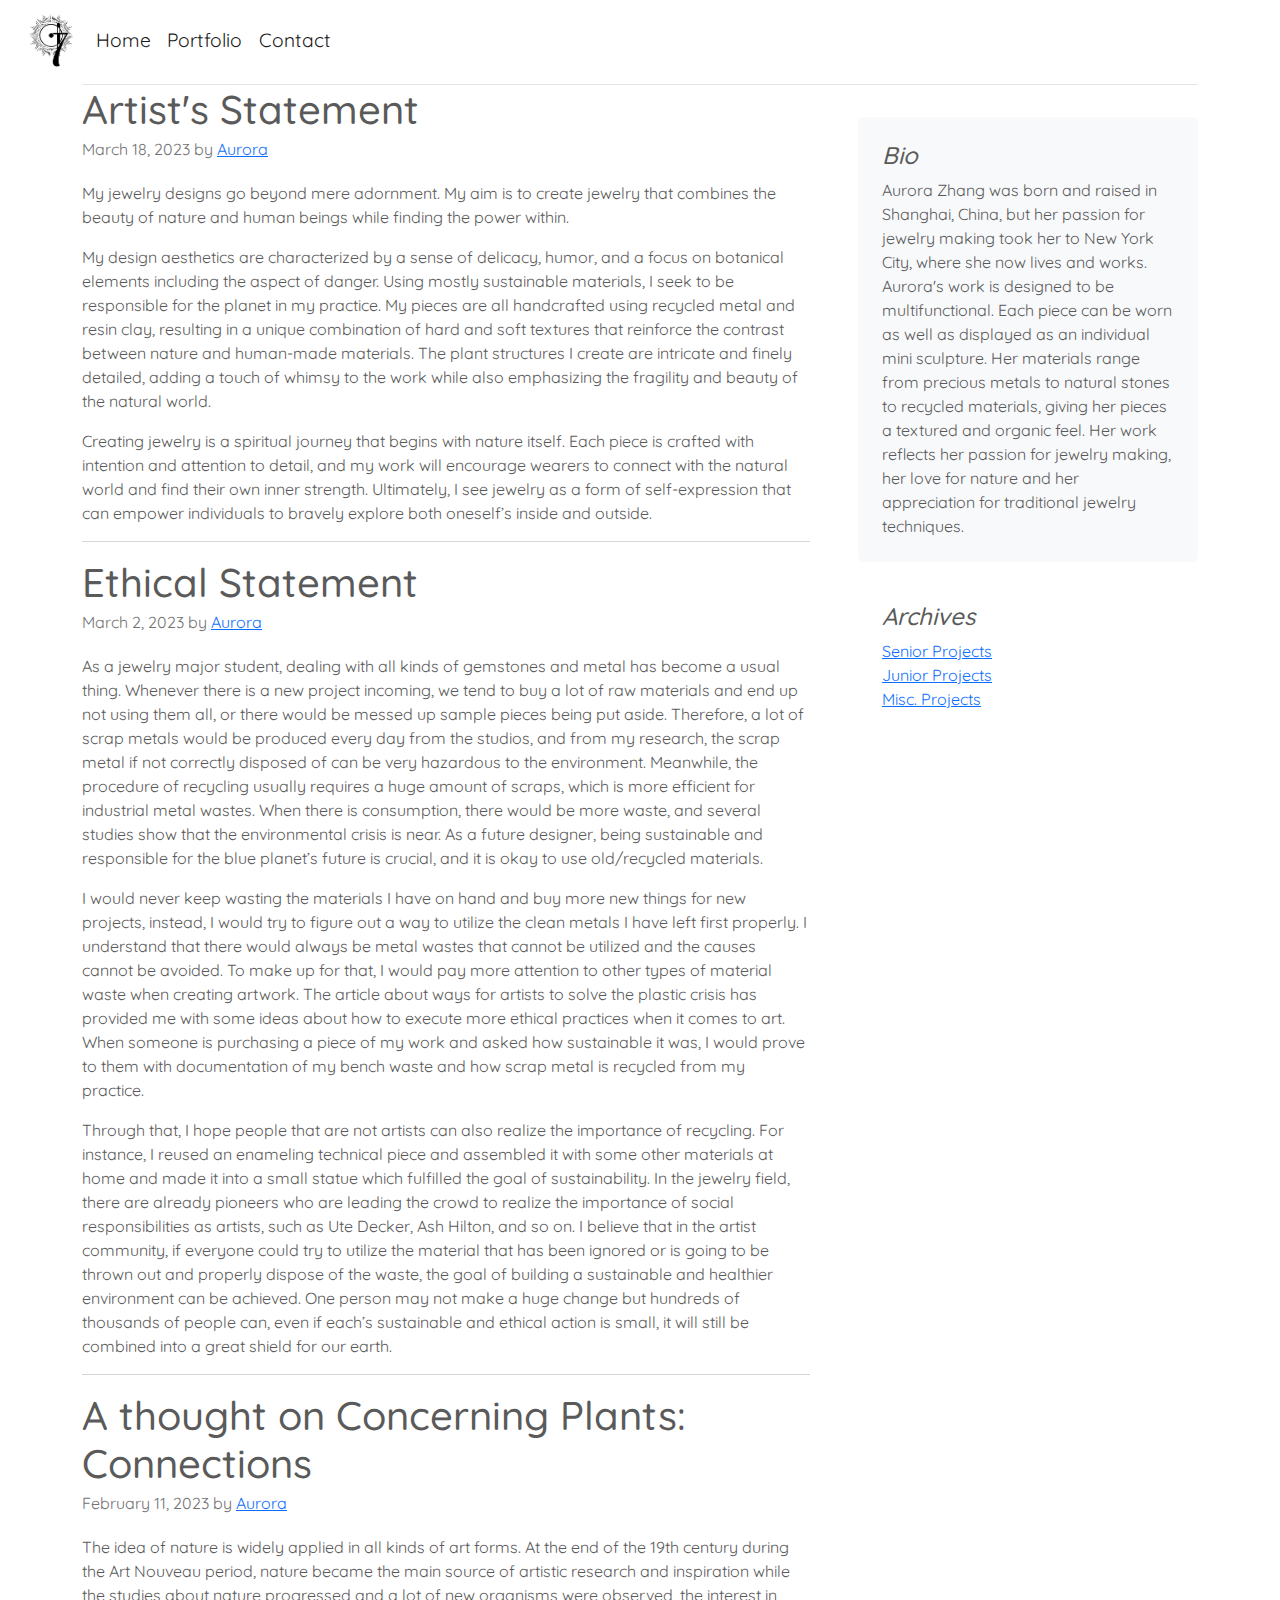
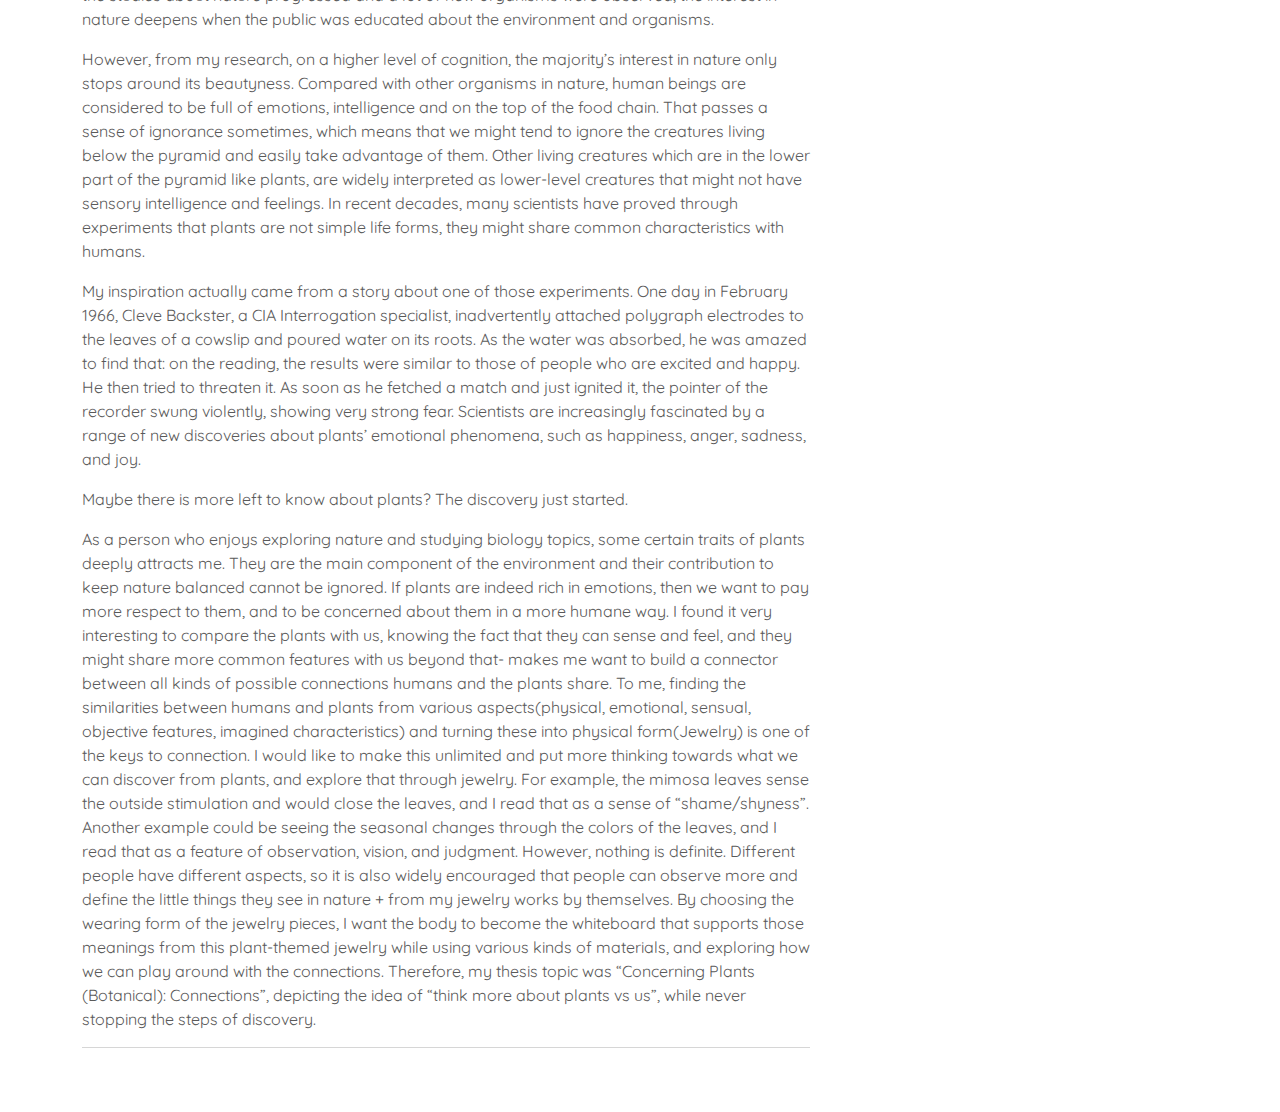
<file: about.html>
<!doctype html>
<html lang="en">
  <head>
    <meta charset="utf-8">
    <meta name="viewport" content="width=device-width, initial-scale=1">
    <meta name="description" content="Information about the artist Aurora Zhang">
    <meta name="author" content="Aurora Zhang and Matthew Moir">
    <meta name="generator" content="Hugo 0.108.0">
    <title>About | Aurora Zhang</title>
    <!--Favicon-->
    <link rel="icon" href="public/images/az_favicon.png">
    <!--Imported Font-->
    <link href="https://fonts.googleapis.com/css2?family=Quicksand&display=swap" rel="stylesheet">
    <!--CDN for Bootstrap CSS-->
    <link href="https://cdn.jsdelivr.net/npm/bootstrap@5.3.0-alpha1/dist/css/bootstrap.min.css" rel="stylesheet">
     <!-- Custom styles for this page-->
    <link href="public/about.css" rel="stylesheet">
    <link href="public/portfolio.css" rel="stylesheet">
  </head>
  <body>
    <!--bg-dark fixed-top-->
    <header>
      <nav class="navbar navbar-expand-md navbar-dark  ">
        <div class="container-fluid">
          <a class="navbar-brand" href="index"><img src="public/images/az_logo.png" height="80px"></a>
         <!-- <button class="navbar-toggler" type="button" data-bs-toggle="collapse" data-bs-target="#navbarCollapse" aria-controls="navbarCollapse" aria-expanded="false" aria-label="Toggle navigation">
            <span class="navbar-toggler-icon"></span>
          </button>
          <div class="collapse navbar-collapse" id="navbarCollapse">
            removed from ul reactive hamburger menu: navbar-nav mb-2-->
            <ul class=" navbar-adjust me-auto  mb-md-0">
              <li class="nav-item">
                <a class="nav-link" id="home-btn" href="index">Home</a>
              </li>
              <li class="nav-item">
                <a class="nav-link" id="portfolio-btn" href="portfolio">Portfolio</a>
              </li>
              <li class="nav-item">
                <a class="nav-link" id="contact-btn" href="contact">Contact</a>
              </li>
            </ul> 
          </div>
        </div>
      </nav>
    </header>
<div class="container">
  <!--removed from blog-header: py-3-->
  <header class="blog-header lh-1 ">
    <div class="row flex-nowrap justify-content-between align-items-center">
      <div class="col-4 pt-1">
       <!-- <a class="link-secondary" href="#">Subscribe</a>-->
      </div>
      <div class="col-4 text-center">
        <!--<a class="blog-header-logo text-dark" href="#">Large</a>-->
      </div>
      <div class="col-4 d-flex justify-content-end align-items-center">
         <!--<a class="link-secondary" href="#" aria-label="Search">
          <svg xmlns="http://www.w3.org/2000/svg" width="20" height="20" fill="none" stroke="currentColor" stroke-linecap="round" stroke-linejoin="round" stroke-width="2" class="mx-3" role="img" viewBox="0 0 24 24"><title>Search</title><circle cx="10.5" cy="10.5" r="7.5"/><path d="M21 21l-5.2-5.2"/></svg>
        </a>
       <a class="btn btn-sm btn-outline-secondary" href="#">Sign up</a>-->
      </div>
    </div>
  </header>


  <div class="row g-5">
    <div class="col-md-8">
      <!--
      <h3 class="pb-4 mb-4 fst-italic border-bottom">
        WAWAWAW
      </h3>
    -->
      <article class="blog-post">

        <h2 class="blog-post-title mb-1">Artist's Statement</h2>
        <p class="blog-post-meta">March 18, 2023 by <a href="#">Aurora</a></p>
        <p>My jewelry designs go beyond mere adornment. My aim is to create jewelry that combines the beauty of nature and human beings while finding the power within.</p>
        <p>My design aesthetics are characterized by a sense of delicacy, humor, 
          and a focus on botanical elements including the aspect of danger. Using mostly sustainable materials, 
          I seek to be responsible for the planet in my practice. My pieces are all handcrafted using recycled metal and resin clay, 
          resulting in a unique combination of hard and soft textures that reinforce the contrast between nature and human-made materials. 
          The plant structures I create are intricate and finely detailed, 
          adding a touch of whimsy to the work while also emphasizing the fragility and beauty of the natural world.</p>
          <p>Creating jewelry is a spiritual journey that begins with nature itself. Each piece is crafted with intention 
            and attention to detail, and my work will encourage wearers to connect with the natural world and find their own inner strength. Ultimately, 
            I see jewelry as a form of self-expression that can empower individuals to bravely explore both oneself’s inside and outside.</p>
        <hr>

        <h2 class="blog-post-title mb-1">Ethical Statement</h2>
        <p class="blog-post-meta">March 2, 2023 by <a href="#">Aurora</a></p>
        
        <p>As a jewelry major student, dealing with all kinds of gemstones and metal has become a usual thing. 
          Whenever there is a new project incoming, we tend to buy a lot of raw materials and end up not using them all, or there would be messed up sample pieces being put aside. 
          Therefore, a lot of scrap metals would be produced every day from the studios, and from my research, the scrap metal if not correctly disposed of can be very hazardous to the environment.
           Meanwhile, the procedure of recycling usually requires a huge amount of scraps, which is more efficient for industrial metal wastes. When there is consumption, there would be more waste, and several studies show that the environmental crisis is near.
            As a future designer, being sustainable and responsible for the blue planet’s future is crucial, and it is okay to use old/recycled materials.</p>

            <p>I would never keep wasting the materials I have on hand and buy more new things for new projects, instead, I would try to figure out a way to utilize the clean metals I have left first properly. 
             I understand that there would always be metal wastes that cannot be utilized and the causes cannot be avoided. To make up for that, I would pay more attention to other types of material waste when creating artwork. 
             The article about ways for artists to solve the plastic crisis has provided me with some ideas about how to execute more ethical practices when it comes to art. When someone is purchasing a piece of my work and asked how sustainable it was, 
             I would prove to them with documentation of my bench waste and how scrap metal is recycled from my practice.</p>

             <p>Through that, I hope people that are not artists can also realize the importance of recycling. For instance, 
             I reused an enameling technical piece and assembled it with some other materials at home and made it into a small statue which fulfilled the goal of sustainability. 
             In the jewelry field, there are already pioneers who are leading the crowd to realize the importance of social responsibilities as artists, such as Ute Decker, Ash Hilton, and so on.  
             I believe that in the artist community, if everyone could try to utilize the material that has been ignored or is going to be thrown out and properly dispose of the waste, the goal of building a sustainable and healthier environment can be achieved. 
             One person may not make a huge change but hundreds of thousands of people can, even if each’s sustainable and ethical action is small,
           it will still be combined into a great shield for our earth.</p>

          <hr>

          <h2 class="blog-post-title mb-1">A thought on Concerning Plants: Connections</h2>
        <p class="blog-post-meta">February 11, 2023 by <a href="#">Aurora</a></p>
        
        <p>The idea of nature is widely applied in all kinds of art forms.
           At the end of the 19th century during the Art Nouveau period, nature became the main source
            of artistic research and inspiration while the studies about nature progressed and a lot of new organisms were observed, 
          the interest in nature deepens when the public was educated about the environment and organisms. </p>

            <p>However, from my research, on a higher level of cognition, the majority’s interest in nature only stops around its beautyness. Compared with other organisms in nature, human beings are considered to be full of emotions, 
              intelligence and on the top of the food chain. That passes a sense of ignorance sometimes, which means that we might tend to ignore the creatures living below the pyramid and easily take advantage of them. 
              Other living creatures which are in the lower part of the pyramid like plants, are widely interpreted as lower-level creatures that might not have sensory intelligence and feelings. 
              In recent decades, many scientists have proved through experiments that plants are not simple life forms, they might share common characteristics with humans.</p>

             <p>My inspiration actually came from a story about one of those experiments. One day in February 1966, Cleve Backster, a CIA Interrogation specialist, inadvertently attached polygraph electrodes 
              to the leaves of a cowslip and poured water on its roots. As the water was absorbed, he was amazed to find that: on the reading, the results were similar to those of people who are excited and happy. 
              He then tried to threaten it. As soon as he fetched a match and just ignited it, the pointer of the recorder swung violently, showing very strong fear. Scientists are increasingly fascinated by a range of new discoveries about plants’ 
              emotional phenomena, such as happiness, anger, sadness, and joy. </p>

              <p>Maybe there is more left to know about plants? The discovery just started.</p>

              <p>As a person who enjoys exploring nature and studying biology topics, some certain traits of plants deeply 
                attracts me. They are the main component of the environment and their contribution to keep nature balanced
                 cannot be ignored. If plants are indeed rich in emotions, then we want to pay more respect to them, 
                 and to be concerned about them in a more humane way. I found it very interesting to compare the plants 
                 with us, knowing the fact that they can sense and feel, and they might share more common features with us 
                 beyond that- makes me want to build a connector between all kinds of possible connections humans and the 
                 plants share. To me, finding the similarities between humans and plants from various aspects(physical, 
                 emotional, sensual, objective features, imagined characteristics) and turning these into physical 
                 form(Jewelry) is one of the keys to connection. I would like to make this unlimited and put more thinking 
                 towards what we can discover from plants, and explore that through jewelry. For example, the mimosa leaves 
                 sense the outside stimulation and would close the leaves, and I read that as a sense of “shame/shyness”. 
                 Another example could be seeing the seasonal changes through the colors of the leaves, and I read that as a 
                 feature of observation, vision, and judgment. However, nothing is definite. Different people have different 
                 aspects, so it is also widely encouraged that people can observe more and define the little things they see 
                 in nature + from my jewelry works by themselves. By choosing the wearing form of the jewelry pieces,
                  I want the body to become the whiteboard that supports those meanings from this plant-themed jewelry 
                  while using various kinds of materials, and exploring how we can play around with the connections. 
                  Therefore, my thesis topic was “Concerning Plants (Botanical): Connections”, 
                depicting the idea of “think more about plants vs us”, while never stopping the steps of discovery.</p>


          <hr>

    </div>
<!-- removed from class position sticky: style="top: 0rem;-->
    <div class="col-md-4">
      <div class="position-sticky">
        <div class="p-4 mb-3 bg-light rounded">
          <h4 class="fst-italic">Bio</h4>
          <p class="mb-0">Aurora Zhang was born and raised in Shanghai, China, but her 
            passion for jewelry making took her to New York City,  
            where she now lives and works. Aurora's work is designed to be 
            multifunctional. Each piece can be worn as well as displayed as 
            an individual mini sculpture. Her materials range from precious
            metals to natural stones to recycled materials, giving her pieces 
            a textured and organic feel. Her work reflects her passion for jewelry making, her love for
            nature and her appreciation for traditional jewelry techniques.</p>
        </div>

        <div class="p-4">
          <h4 class="fst-italic">Archives</h4>
          <ol class="list-unstyled mb-0">
            <li><a href="portfolio#group-one">Senior Projects</a></li>
            <li><a href="portfolio#group-two">Junior Projects</a></li>
            <li><a href="portfolio#group-three">Misc. Projects</a></li>
          </ol>
        </div>

</main>
<!--JS for button functionality-->
<script>
document.getElementById("portfolio-btn").onclick = function () {
            window.location.href = "portfolio";
        }
document.getElementById("home-btn").onclick = function () {
            window.location.href = "index";
        } 
document.getElementById("contact-btn").onclick = function () {
            window.location.href = "contact";
        }
</script>
<!--CDN for Bootstrap JS-->
<script src="https://cdn.jsdelivr.net/npm/bootstrap@5.3.0-alpha1/dist/js/bootstrap.bundle.min.js"></script>

    
  </body>
</html>
</file>
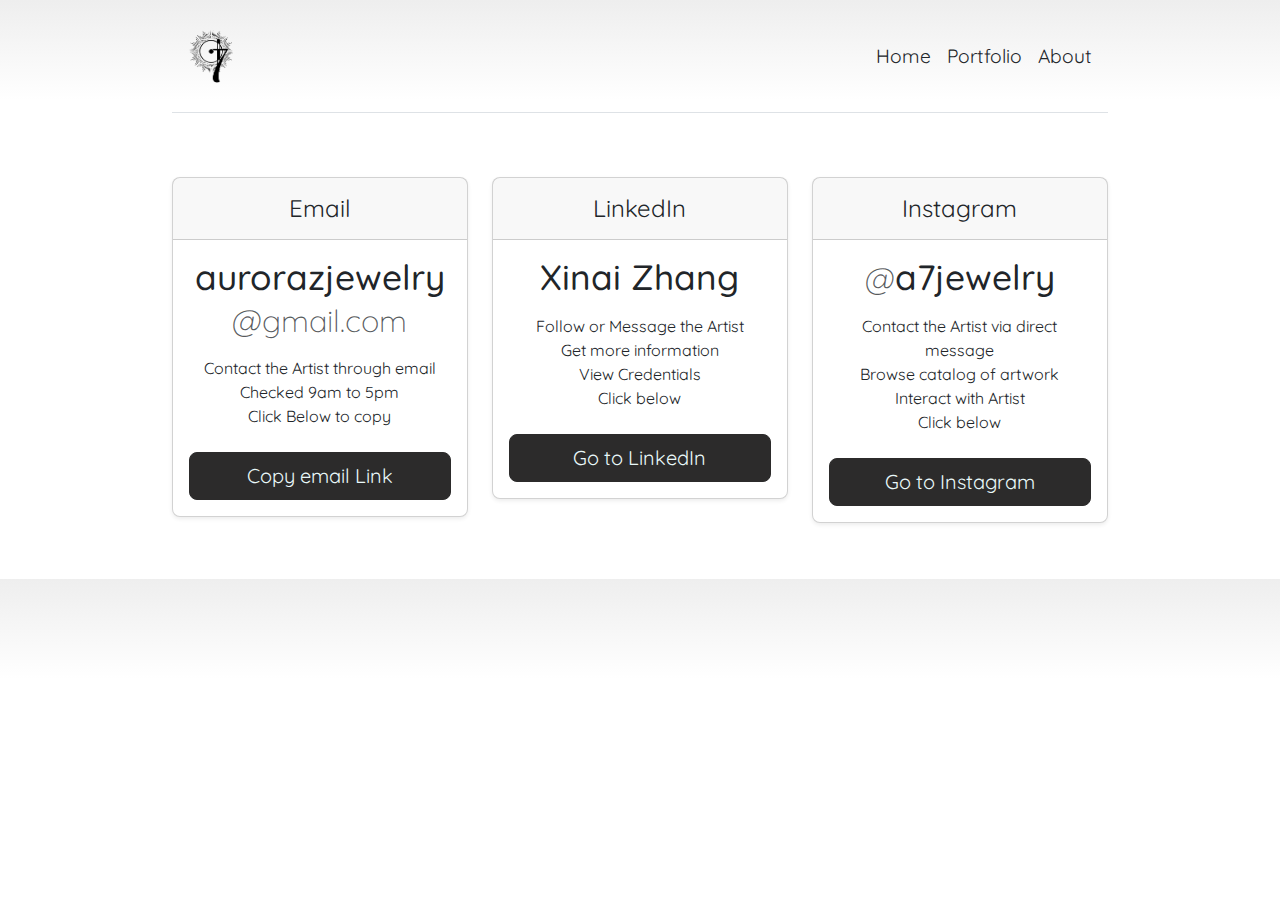
<file: contact.html>
<!doctype html>
<html lang="en">
  <head>
    <meta charset="utf-8">
    <meta name="viewport" content="width=device-width, initial-scale=1">
    <meta name="description" content="Aurora Zhang Contact Information">
    <meta name="author" content="Aurora Zhang and Matthew Moir">
    <meta name="generator" content="Hugo 0.108.0">
    <title>Contact | Aurora Zhang</title>
    <!--Favicon-->
    <link rel="icon" href="public/images/az_favicon.png">
    <!--Imported Font-->
    <link href="https://fonts.googleapis.com/css2?family=Quicksand&display=swap" rel="stylesheet">
    <!--CDN for Bootstrap CSS-->
    <link href="https://cdn.jsdelivr.net/npm/bootstrap@5.3.0-alpha1/dist/css/bootstrap.min.css" rel="stylesheet">
    <!-- Custom styles for this page-->
    <link href="public/contact.css" rel="stylesheet">
  </head>
  <body>

<div class="container py-3">
  <header>
    <div class="d-flex flex-column flex-md-row align-items-center pb-3 mb-4 border-bottom">
      <a href="index" class="d-flex align-items-center text-dark text-decoration-none">
        <span class="fs-4"><img src="public/images/az_logo.png" height="80px"></span>
      </a>

      <nav class="d-inline-flex mt-2 mt-md-0 ms-md-auto">
        <a class="navigator-btn me-3 py-2 text-dark text-decoration-none" id="home-btn" href="index">Home</a>
        <a class="navigator-btn me-3 py-2 text-dark text-decoration-none" id="portfolio-btn" href="portfolio">Portfolio</a>
        <a class="navigator-btn me-3 py-2 text-dark text-decoration-none" id="about-btn" href="about">About</a>
      </nav>
    </div>

    <div class="pricing-header p-3 pb-md-4 mx-auto text-center">
      <!--<h1 class="display-4 fw-normal">Contact the Artist</h1>-->
      <!--<p class="fs-5 text-muted">Quickly and efficiently get in touch with the Artist with any inquires or employment information. All support is greatly appreciated, and thank you for your time! </p>-->
    </div>
  </header>

  <main>
    <div class="row row-cols-1 row-cols-md-3 mb-3 text-center">

      <div class="col">
        <div class="card mb-4 rounded-3 shadow-sm">
          <div class="card-header py-3 ">
            <h4 class="my-0 fw-normal">Email</h4>
          </div>
          <div class="card-body">
            <h1 class="card-title pricing-card-title">aurorazjewelry<small class="text-muted fw-light">@gmail.com</small></h1>
            <ul class="list-unstyled mt-3 mb-4">
              <li>Contact the Artist through email</li>
              <li>Checked 9am to 5pm</li>
              <li>Click Below to copy</li>
            </ul>
            <button type="button" id="email-btn" class="w-100 btn btn-lg btn-primary">Copy email Link</button>
          </div>
        </div>
      </div>

      <div class="col">
        <div class="card mb-4 rounded-3 shadow-sm">
          <div class="card-header py-3">
            <h4 class="my-0 fw-normal">LinkedIn</h4>
          </div>
          <div class="card-body">
            <h1 class="card-title pricing-card-title">Xinai Zhang</h1>
            <ul class="list-unstyled mt-3 mb-4">
              <li>Follow or Message the Artist</li>
              <li>Get more information</li>
              <li>View Credentials</li>
              <li>Click below</li>
            </ul>
            <button type="button" id="lkdin-btn" class="w-100 btn btn-lg btn-primary">Go to LinkedIn</button>
          </div>
        </div>
      </div>

      

      <div class="col">
        <div class="card mb-4 rounded-3 shadow-sm">
          <div class="card-header py-3">
            <h4 class="my-0 fw-normal">Instagram</h4>
          </div>
          <div class="card-body">
            <h1 class="card-title pricing-card-title"><small class="text-muted fw-light">@</small>a7jewelry</h1>
            <ul class="list-unstyled mt-3 mb-4">
              <li>Contact the Artist via direct message</li>
              <li>Browse catalog of artwork</li>
              <li>Interact with Artist</li>
              <li>Click below</li>
            </ul>
            <button type="button" id="insta-btn" class="w-100 btn btn-lg btn-primary">Go to Instagram</button>
          </div>
        </div>
      </div>

    </div>

<!--Script for JS button functionality-->
<script>
 document.getElementById("home-btn").onclick = function () {
    window.location.href = "index";
}
document.getElementById("portfolio-btn").onclick = function () {
    window.location.href = "portfolio";
}
document.getElementById("about-btn").onclick = function () {
    window.location.href = "about";
}
  document.getElementById("lkdin-btn").onclick = function () {
    window.location.href = "https://www.linkedin.com/in/xinai-zhang-7ab451141";
}
document.getElementById("insta-btn").onclick = function () {
    window.location.href = "https://instagram.com/a7jewelry?igshid=Mzc1MmZhNjY=";
}
document.getElementById("email-btn").onclick = function () {
    navigator.clipboard.writeText("aurorazjewelry@gmail.com")
}
</script>
    
  </body>
</html>
</file>
<file: public/about.css>
/* stylelint-disable selector-list-comma-newline-after */

.blog-header {
  border-bottom: 1px solid #e5e5e5;
}

.blog-header-logo {
  /*font-family: "Playfair Display", Georgia, "Times New Roman", serif;*/
  font-size: 2.25rem;
}

.blog-header-logo:hover {
  text-decoration: none;
}

h1, h2, h3, h4, h5, h6 {
  /*font-family: "Playfair Display", Georgia, "Times New Roman", serif*/
  --custom-font:  'Quicksand', sans-serif;
}

.display-4 {
  font-size: 2.5rem;
}
@media (min-width: 768px) {
  .display-4 {
    font-size: 3rem;
  }
}

.flex-auto {
  flex: 0 0 auto;
}

.h-250 { height: 250px; }
@media (min-width: 768px) {
  .h-md-250 { height: 250px; }
}

/* Pagination */
.blog-pagination {
  margin-bottom: 4rem;
}

/*
 * Blog posts
 */
.blog-post {
  margin-bottom: 4rem;
}
.blog-post-title {
  font-size: 2.5rem;
}
.blog-post-meta {
  margin-bottom: 1.25rem;
  color: #727272;
}

/*
 * Footer
 */
.blog-footer {
  padding: 2.5rem 0;
  color: #727272;
  text-align: center;
  background-color: #f9f9f9;
  border-top: .05rem solid #e5e5e5;
}
.blog-footer p:last-child {
  margin-bottom: 0;
}


.bd-placeholder-img {
  font-size: 1.125rem;
  text-anchor: middle;
  -webkit-user-select: none;
  -moz-user-select: none;
  user-select: none;
}

@media (min-width: 768px) {
  .bd-placeholder-img-lg {
    font-size: 3.5rem;
  }
}

.b-example-divider {
  height: 3rem;
  background-color: rgba(0, 0, 0, .1);
  border: solid rgba(0, 0, 0, .15);
  border-width: 1px 0;
  box-shadow: inset 0 .5em 1.5em rgba(0, 0, 0, .1), inset 0 .125em .5em rgba(0, 0, 0, .15);
}

.b-example-vr {
  flex-shrink: 0;
  width: 1.5rem;
  height: 100vh;
}

.bi {
  vertical-align: -.125em;
  fill: currentColor;
}

.nav-scroller {
  position: relative;
  z-index: 2;
  height: 2.75rem;
  overflow-y: hidden;
}

.nav-scroller .nav {
  display: flex;
  flex-wrap: nowrap;
  padding-bottom: 1rem;
  margin-top: -1px;
  overflow-x: auto;
  text-align: center;
  white-space: nowrap;
  -webkit-overflow-scrolling: touch;
}
.col-md-4{
  margin-top: 5rem;
}
/*logo*/
.navbar-brand{
  margin: 0;
  padding: 0;
  border: 0;
}
.navbar{
  padding-top: 0;
  padding-bottom: 0;
  background-color: white;
}

nav-item{
  display: inline-block;
  padding-right: .8rem;
  font-size: 1.2rem;
}

.navbar-adjust{
  padding-left: .3rem;
  text-align: center;
  margin-top: 0;
}
</file>
<file: public/portfolio.css>
/* GLOBAL STYLES
-------------------------------------------------- */

/* Padding below the footer and lighter body text

*/

:root{
  /*custom font*/
  --custom-font:  'Quicksand', sans-serif;
}

body {
  /*
  padding-top: 3rem;
  padding-bottom: 3rem;
  */
  color: #5a5a5a;
  font-family: var(--custom-font);
  background-color: rgb(255, 255, 255);
}


/* CUSTOMIZE THE CAROUSEL
-------------------------------------------------- */

/* Carousel base class */
.carousel {
  margin-bottom: 4rem;
}
/* Since positioning the image, we need to help out the caption 
.carousel-caption {
  bottom: 10rem;
  z-index: 10;
  font-size: 1.5rem;
  font-weight: 600;
  color: #E9F8F9;
  
}

h1{
  font-size: 3rem;
  font-weight: 600;
}
*/

/* Declare heights because of positioning of img element */
.carousel-item {
  height: 32rem;
}


/* MARKETING CONTENT
-------------------------------------------------- */

/* Center align the text within the three columns below the carousel */
.marketing .col-lg-4 {
  margin-bottom: 1.5rem;
  text-align: center;
}
/* rtl:begin:ignore */
.marketing .col-lg-4 p {
  margin-right: .75rem;
  margin-left: .75rem;
}
/* rtl:end:ignore */


/* Featurettes
------------------------- */

.featurette-divider {
  margin: 3rem 0; /* Space out the Bootstrap <hr> more */
}

/* Thin out the marketing headings */
/* rtl:begin:remove */
.featurette-heading {
  letter-spacing: -.05rem;
  font-size: 1.9rem;
  margin-bottom: 1rem;
}

.lead{
  font-size: 1.25rem;
}


/* RESPONSIVE CSS
-------------------------------------------------- */

@media (min-width: 40em) {
  /* Bump up size of carousel content */
  .carousel-caption p {
    margin-bottom: 1.25rem;
    font-size: 1.4rem;
    line-height: 1.4;
  }

  .featurette-heading {
    font-size: 50px;
  }
}

@media (min-width: 62em) {
  .featurette-heading {
    margin-top: 7rem;
  }
  
}



.featurette-starter{
 text-align: center;
 margin-bottom: 3rem;
 font-size: 3rem;
}

.btn {
  font-size: 1.2rem;
  color: #5a5a5a;
  background-color: #E5D1FA;
  border-color: #E5D1FA;
}

.btn:hover{
  color:black;
  background-color: #e5d1fae5;
  transition: 1.1s;
}

.btn-primary{
  background-color: #2c2b2b;
  border-color:#2c2b2b;
  color: #E9F8F9;
}

.btn-primary:hover{
  color: #E9F8F9;
  background-color: #2c2b2b;
  opacity: 0.8;
  border-color: #2c2b2b;
  transition: 1.5s;
}


/*original inline style css*/

.bd-placeholder-img {
  font-size: 1.125rem;
  text-anchor: middle;
  -webkit-user-select: none;
  -moz-user-select: none;
  user-select: none;
  object-fit: cover;
}

@media (min-width: 768px) {
  .bd-placeholder-img-lg {
    font-size: 3.5rem;
  }
}

.b-example-divider {
  height: 3rem;
  background-color: rgba(0, 0, 0, .1);
  border: solid rgba(0, 0, 0, .15);
  border-width: 1px 0;
  box-shadow: inset 0 .5em 1.5em rgba(0, 0, 0, .1), inset 0 .125em .5em rgba(0, 0, 0, .15);
}

.b-example-vr {
  flex-shrink: 0;
  width: 1.5rem;
  height: 100vh;
}

.bi {
  vertical-align: -.125em;
  fill: currentColor;
}

/*seems unneccesary?
.nav-scroller {
  position: relative;
  z-index: 2;
  height: 2.75rem;
  overflow-y: hidden;
}

.nav-scroller .nav {
  display: flex;
  flex-wrap: nowrap;
  padding-bottom: 1rem;
  margin-top: -1px;
  overflow-x: auto;
  text-align: center;
  white-space: nowrap;
  -webkit-overflow-scrolling: touch;
}


.fw-normal{
  font-size: 2.3rem;
  padding-top: .8rem;
  padding-bottom: .5rem;
}
*/
.marketing{
  padding-bottom: 0;
}

.footer-container{
  padding-bottom: 2rem;
}

/*Logo*/
.navbar-brand{
  margin: 0;
  padding: 0;
  border: 0;
}
.navbar{
  padding-top: 0;
  padding-bottom: 0;
  background-color: white;
}
.nav-link{
  color: rgb(24, 23, 23);
}

.nav-item{
  display: inline-block;
  padding-right: .8rem;
  font-size: 1.2rem;
}

.navbar-adjust{
  padding-left: .3rem;
  text-align: center;
  margin: 0;
}


/*
@media (min-width: 768px) {
  .navbar-adjust{
    
  }
}
*/

.nav-link:hover{
  color: rgb(135, 129, 129);
}

.navbar-toggler{
  background-color: rgb(44, 42, 42);
}
.navbar-toggler:hover{
  background-color: rgb(58, 56, 56);
  
}
</file>
<file: public/contact.css>
:root{
  --custom-font:  'Quicksand', sans-serif;
}

body {
  background-image: linear-gradient(180deg, #eee, #fff 100px, #fff);
  font-family: var(--custom-font);
}

.container {
  max-width: 960px;
}

.pricing-header {
  max-width: 700px;
}

.btn-primary{
  background-color: #2c2b2b;
  border-color:#2c2b2b;
  color: #E9F8F9;
}

.btn-primary:hover{
  color: #E9F8F9;
  background-color: #2c2b2b;
  opacity: 0.8;
  border-color: #2c2b2b;
  transition: 1.5s;
}

      h1{
        font-size: 2.2rem;
      }
      .bd-placeholder-img {
        font-size: 1.125rem;
        text-anchor: middle;
        -webkit-user-select: none;
        -moz-user-select: none;
        user-select: none;
      }

      @media (min-width: 768px) {
        .bd-placeholder-img-lg {
          font-size: 3.5rem;
        }
      }

      .b-example-divider {
        height: 3rem;
        background-color: rgba(0, 0, 0, .1);
        border: solid rgba(0, 0, 0, .15);
        border-width: 1px 0;
        box-shadow: inset 0 .5em 1.5em rgba(0, 0, 0, .1), inset 0 .125em .5em rgba(0, 0, 0, .15);
      }

      .b-example-vr {
        flex-shrink: 0;
        width: 1.5rem;
        height: 100vh;
      }

      .bi {
        vertical-align: -.125em;
        fill: currentColor;
      }

      .nav-scroller {
        position: relative;
        z-index: 2;
        height: 2.75rem;
        overflow-y: hidden;
      }

      .nav-scroller .nav {
        display: flex;
        flex-wrap: nowrap;
        padding-bottom: 1rem;
        margin-top: -1px;
        overflow-x: auto;
        text-align: center;
        white-space: nowrap;
        -webkit-overflow-scrolling: touch;
      }

    

      .navigator-btn{
        font-size: 1.2rem;
      }
</file>
